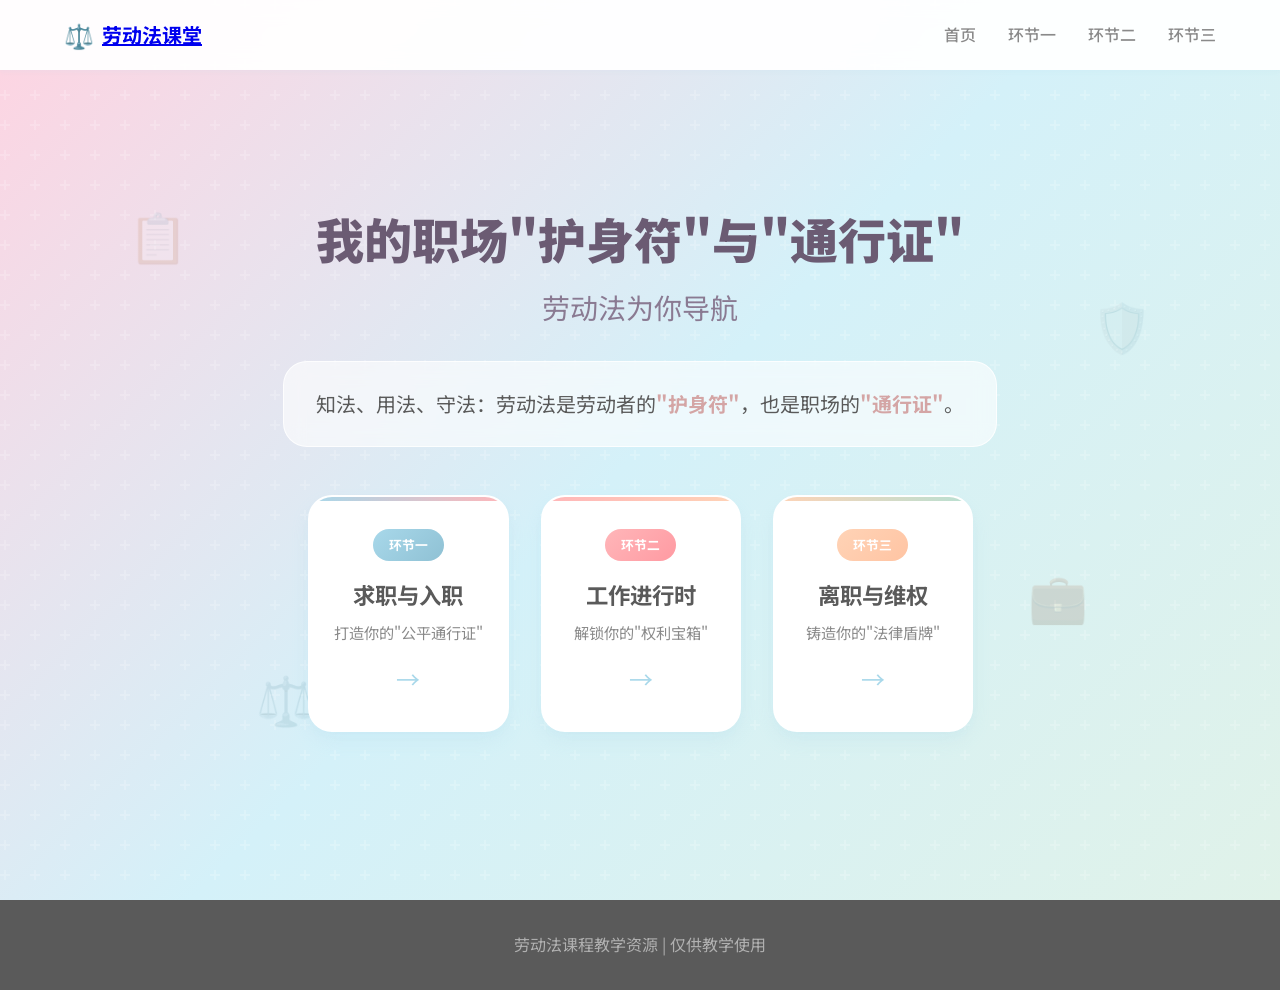
<file: index.html>
<!DOCTYPE html>
<html lang="zh-CN">
<head>
    <meta charset="UTF-8">
    <meta name="viewport" content="width=device-width, initial-scale=1.0">
    <title>我的职场"护身符"与"通行证"——劳动法为你导航</title>
    <link rel="stylesheet" href="styles.css">
    <link href="https://fonts.googleapis.com/css2?family=Noto+Sans+SC:wght@300;400;500;700;900&display=swap" rel="stylesheet">
</head>
<body>
    <!-- 导航栏 -->
    <nav class="navbar">
        <div class="nav-container">
            <div class="nav-logo">
                <span class="logo-icon">⚖️</span>
                <span class="logo-text"><a href="index.html">劳动法课堂</a></span>
            </div>
            <ul class="nav-menu">
                <li><a href="index.html" class="nav-link active">首页</a></li>
                <li><a href="section1.html" class="nav-link">环节一</a></li>
                <li><a href="section2.html" class="nav-link">环节二</a></li>
                <li><a href="section3.html" class="nav-link">环节三</a></li>
            </ul>
            <div class="hamburger">
                <span class="bar"></span>
                <span class="bar"></span>
                <span class="bar"></span>
            </div>
        </div>
    </nav>

    <!-- 头部区域 -->
    <header class="hero">
        <div class="hero-content">
            <h1 class="hero-title">我的职场"护身符"与"通行证"</h1>
            <p class="hero-subtitle">劳动法为你导航</p>
            <div class="hero-message">
                <p>知法、用法、守法：劳动法是劳动者的<span class="highlight">"护身符"</span>，也是职场的<span class="highlight">"通行证"</span>。</p>
            </div>
            
            <!-- 三个环节导航 -->
            <div class="sections-nav">
                <a href="section1.html" class="section-nav-card">
                    <span class="section-nav-badge">环节一</span>
                    <h3>求职与入职</h3>
                    <p>打造你的"公平通行证"</p>
                    <span class="section-nav-arrow">→</span>
                </a>
                
                <a href="section2.html" class="section-nav-card">
                    <span class="section-nav-badge">环节二</span>
                    <h3>工作进行时</h3>
                    <p>解锁你的"权利宝箱"</p>
                    <span class="section-nav-arrow">→</span>
                </a>
                
                <a href="section3.html" class="section-nav-card">
                    <span class="section-nav-badge">环节三</span>
                    <h3>离职与维权</h3>
                    <p>铸造你的"法律盾牌"</p>
                    <span class="section-nav-arrow">→</span>
                </a>
            </div>
        </div>
        <div class="hero-decoration">
            <div class="floating-icon">📋</div>
            <div class="floating-icon">💼</div>
            <div class="floating-icon">⚖️</div>
            <div class="floating-icon">🛡️</div>
        </div>
    </header>

    <!-- 页脚 -->
    <footer class="footer">
        <div class="container">
            <p>劳动法课程教学资源 | 仅供教学使用</p>
        </div>
    </footer>

    <script>
        // 移动端菜单切换
        const hamburger = document.querySelector('.hamburger');
        const navMenu = document.querySelector('.nav-menu');
        
        hamburger?.addEventListener('click', () => {
            navMenu.classList.toggle('active');
        });
    </script>
</body>
</html>
</file>
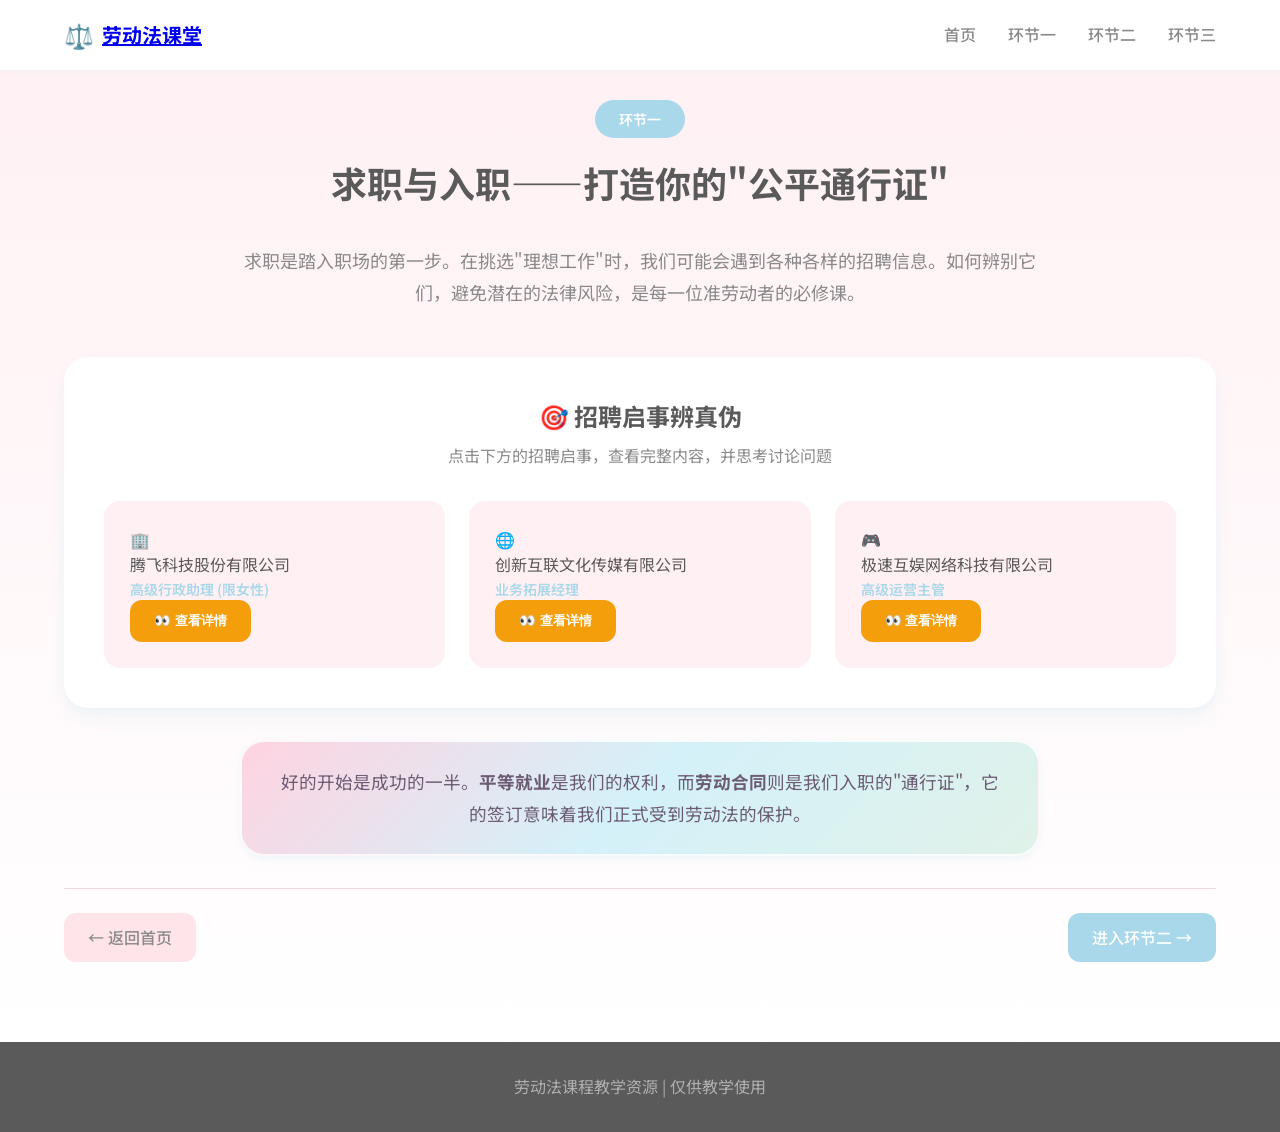
<file: section1.html>
<!DOCTYPE html>
<html lang="zh-CN">
<head>
    <meta charset="UTF-8">
    <meta name="viewport" content="width=device-width, initial-scale=1.0">
    <title>环节一：求职与入职 - 劳动法课程</title>
    <link rel="stylesheet" href="styles.css">
    <link href="https://fonts.googleapis.com/css2?family=Noto+Sans+SC:wght@300;400;500;700;900&display=swap" rel="stylesheet">
</head>
<body>
    <!-- 导航栏 -->
    <nav class="navbar">
        <div class="nav-container">
            <div class="nav-logo">
                <span class="logo-icon">⚖️</span>
                <span class="logo-text"><a href="index.html">劳动法课堂</a></span>
            </div>
            <ul class="nav-menu">
                <li><a href="index.html" class="nav-link">首页</a></li>
                <li><a href="section1.html" class="nav-link active">环节一</a></li>
                <li><a href="section2.html" class="nav-link">环节二</a></li>
                <li><a href="section3.html" class="nav-link">环节三</a></li>
            </ul>
            <div class="hamburger">
                <span class="bar"></span>
                <span class="bar"></span>
                <span class="bar"></span>
            </div>
        </div>
    </nav>

    <!-- 环节一 -->
    <section id="section1" class="section section-one" style="padding-top: 100px;">
        <div class="container">
            <div class="section-header">
                <span class="section-badge">环节一</span>
                <h2 class="section-title">求职与入职——打造你的"公平通行证"</h2>
            </div>
            
            <div class="section-intro">
                <p>求职是踏入职场的第一步。在挑选"理想工作"时，我们可能会遇到各种各样的招聘信息。如何辨别它们，避免潜在的法律风险，是每一位准劳动者的必修课。</p>
            </div>

            <div class="activity-container">
                <h3 class="activity-title">🎯 招聘启事辨真伪</h3>
                <p class="activity-desc">点击下方的招聘启事，查看完整内容，并思考讨论问题</p>

                <div class="job-cards-grid" id="jobCards">
                    <!-- 由 JavaScript 动态生成 -->
                </div>

                <!-- 招聘启事详情弹窗 -->
                <div class="job-modal" id="jobModal">
                    <div class="modal-content">
                        <span class="modal-close">&times;</span>
                        <div class="modal-body" id="jobDetail">
                            <!-- 动态内容 -->
                        </div>
                    </div>
                </div>
            </div>

            <div class="section-summary">
                <div class="summary-box">
                    <p>好的开始是成功的一半。<strong>平等就业</strong>是我们的权利，而<strong>劳动合同</strong>则是我们入职的"通行证"，它的签订意味着我们正式受到劳动法的保护。</p>
                </div>
            </div>

            <div class="section-nav">
                <a href="index.html" class="nav-prev">← 返回首页</a>
                <a href="section2.html" class="nav-next">进入环节二 →</a>
            </div>
        </div>
    </section>

    <!-- 页脚 -->
    <footer class="footer">
        <div class="container">
            <p>劳动法课程教学资源 | 仅供教学使用</p>
        </div>
    </footer>

    <script src="script.js"></script>
</body>
</html>
</file>
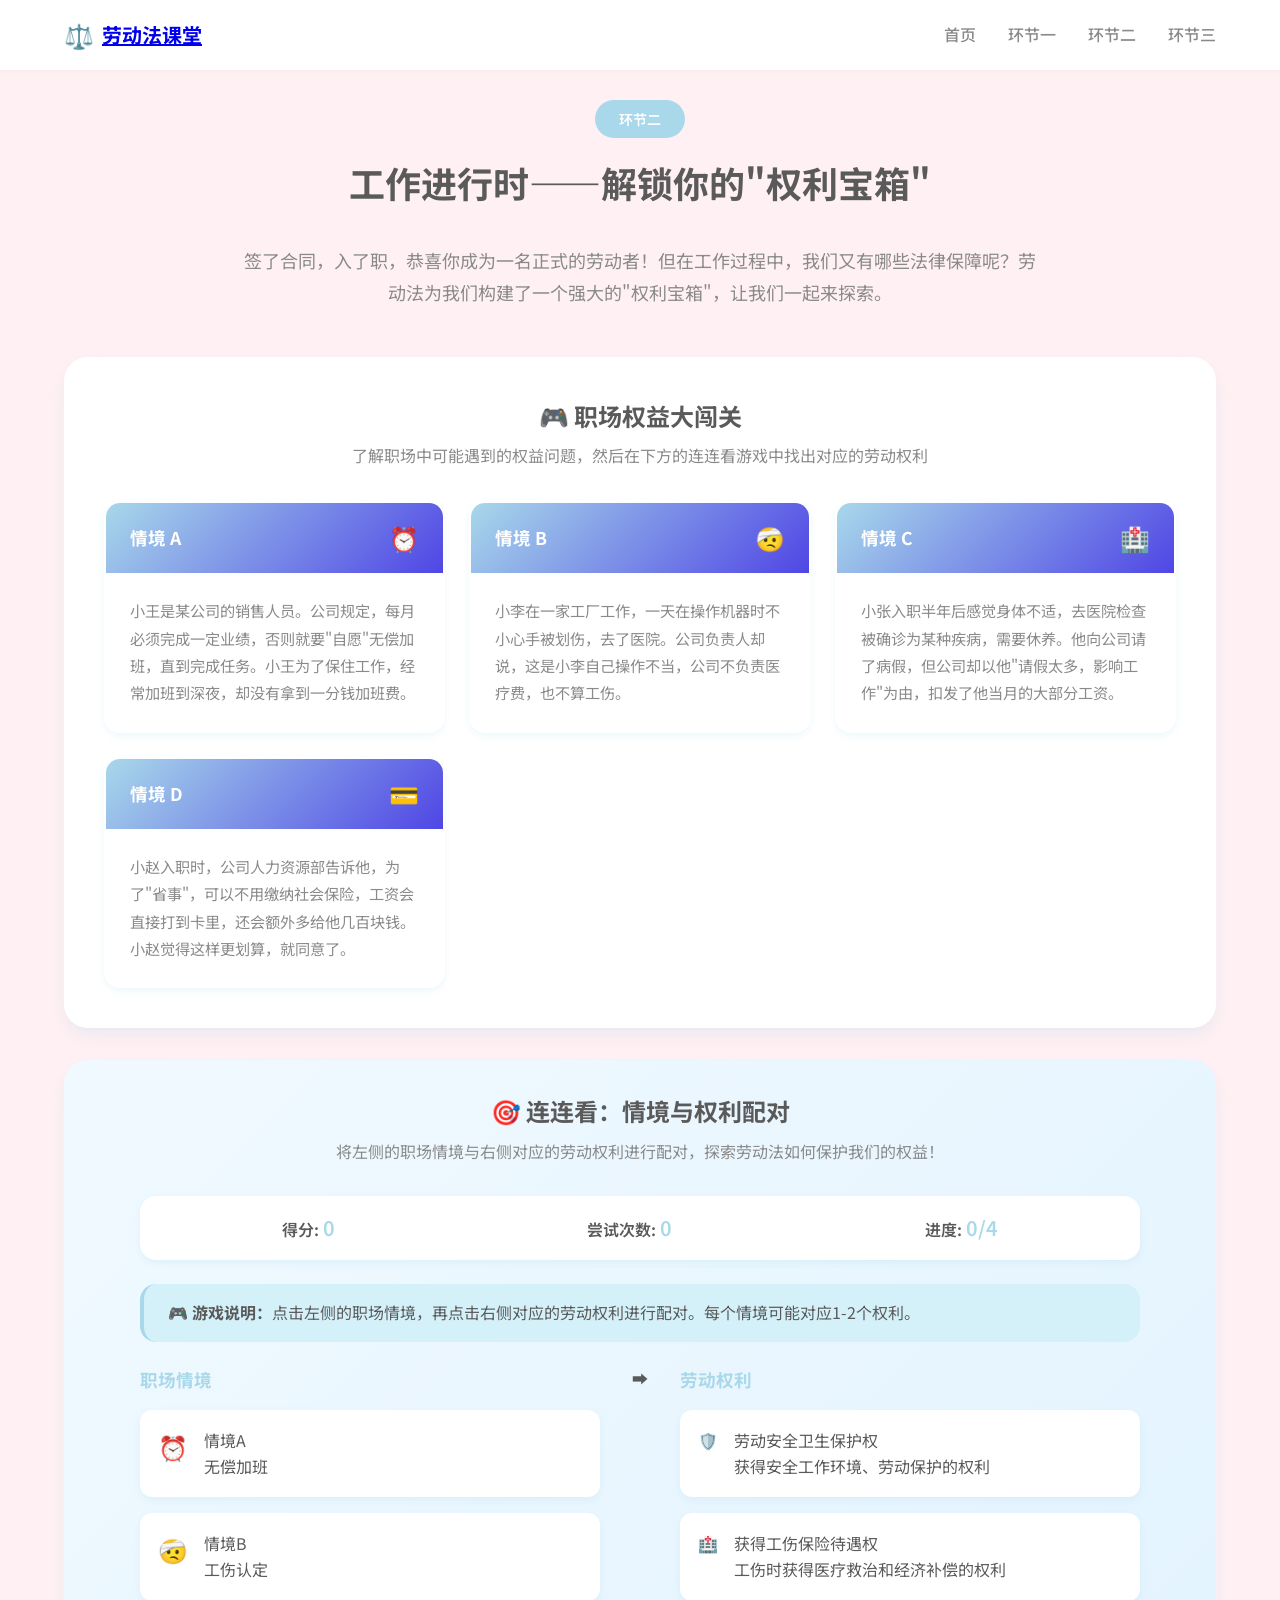
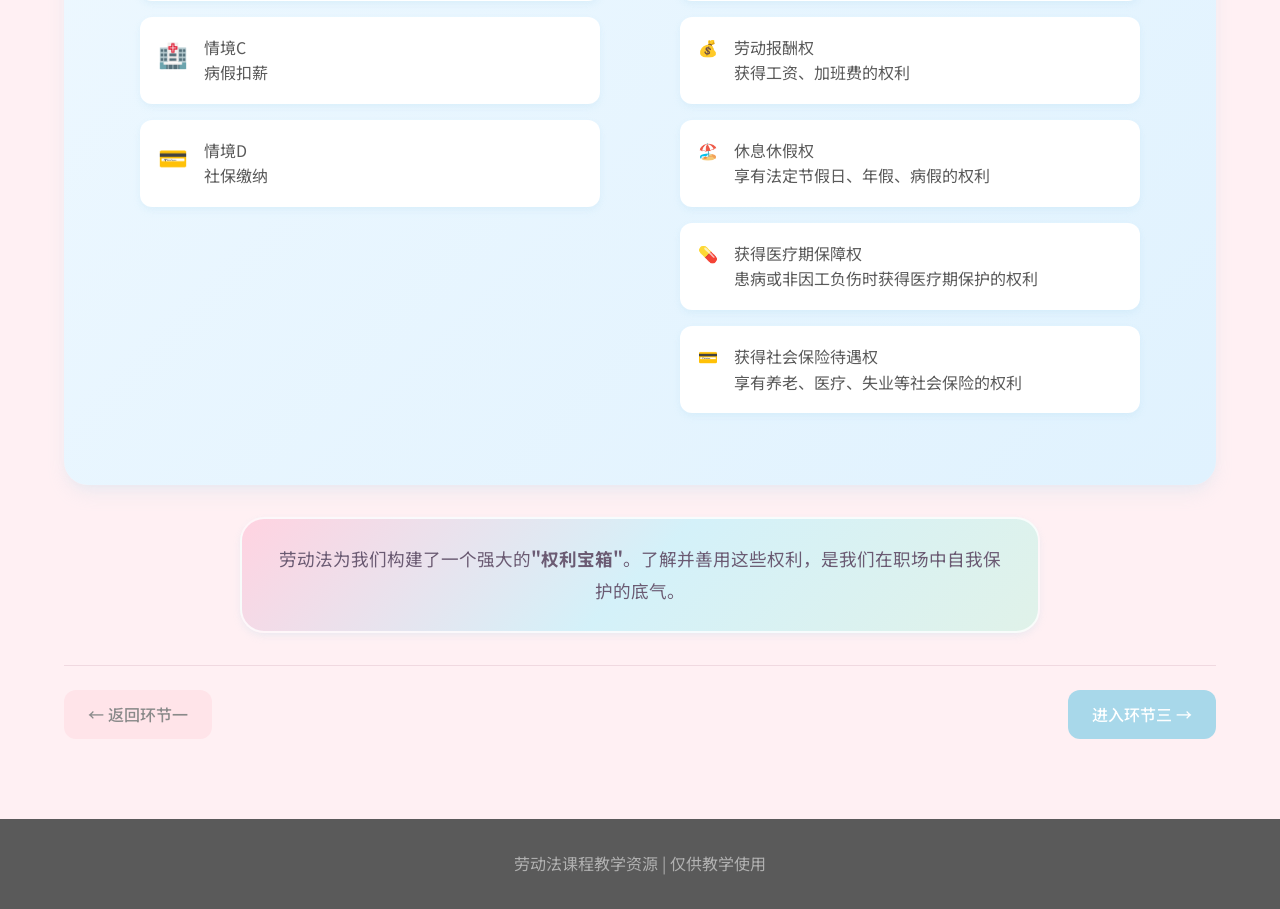
<file: section2.html>
<!DOCTYPE html>
<html lang="zh-CN">
<head>
    <meta charset="UTF-8">
    <meta name="viewport" content="width=device-width, initial-scale=1.0">
    <title>环节二：工作进行时 - 劳动法课程</title>
    <link rel="stylesheet" href="styles.css">
    <link href="https://fonts.googleapis.com/css2?family=Noto+Sans+SC:wght@300;400;500;700;900&display=swap" rel="stylesheet">
</head>
<body>
    <!-- 导航栏 -->
    <nav class="navbar">
        <div class="nav-container">
            <div class="nav-logo">
                <span class="logo-icon">⚖️</span>
                <span class="logo-text"><a href="index.html">劳动法课堂</a></span>
            </div>
            <ul class="nav-menu">
                <li><a href="index.html" class="nav-link">首页</a></li>
                <li><a href="section1.html" class="nav-link">环节一</a></li>
                <li><a href="section2.html" class="nav-link active">环节二</a></li>
                <li><a href="section3.html" class="nav-link">环节三</a></li>
            </ul>
            <div class="hamburger">
                <span class="bar"></span>
                <span class="bar"></span>
                <span class="bar"></span>
            </div>
        </div>
    </nav>

    <!-- 环节二 -->
    <section id="section2" class="section section-two" style="padding-top: 100px;">
        <div class="container">
            <div class="section-header">
                <span class="section-badge">环节二</span>
                <h2 class="section-title">工作进行时——解锁你的"权利宝箱"</h2>
            </div>
            
            <div class="section-intro">
                <p>签了合同，入了职，恭喜你成为一名正式的劳动者！但在工作过程中，我们又有哪些法律保障呢？劳动法为我们构建了一个强大的"权利宝箱"，让我们一起来探索。</p>
            </div>

            <div class="activity-container">
                <h3 class="activity-title">🎮 职场权益大闯关</h3>
                <p class="activity-desc">了解职场中可能遇到的权益问题，然后在下方的连连看游戏中找出对应的劳动权利</p>

                <div class="scenario-grid">
                    <!-- 情境A -->
                    <div class="scenario-card">
                        <div class="scenario-header">
                            <span class="scenario-label">情境 A</span>
                            <span class="scenario-icon">⏰</span>
                        </div>
                        <div class="scenario-content">
                            <p class="scenario-text">小王是某公司的销售人员。公司规定，每月必须完成一定业绩，否则就要"自愿"无偿加班，直到完成任务。小王为了保住工作，经常加班到深夜，却没有拿到一分钱加班费。</p>
                        </div>
                    </div>

                    <!-- 情境B -->
                    <div class="scenario-card">
                        <div class="scenario-header">
                            <span class="scenario-label">情境 B</span>
                            <span class="scenario-icon">🤕</span>
                        </div>
                        <div class="scenario-content">
                            <p class="scenario-text">小李在一家工厂工作，一天在操作机器时不小心手被划伤，去了医院。公司负责人却说，这是小李自己操作不当，公司不负责医疗费，也不算工伤。</p>
                        </div>
                    </div>

                    <!-- 情境C -->
                    <div class="scenario-card">
                        <div class="scenario-header">
                            <span class="scenario-label">情境 C</span>
                            <span class="scenario-icon">🏥</span>
                        </div>
                        <div class="scenario-content">
                            <p class="scenario-text">小张入职半年后感觉身体不适，去医院检查被确诊为某种疾病，需要休养。他向公司请了病假，但公司却以他"请假太多，影响工作"为由，扣发了他当月的大部分工资。</p>
                        </div>
                    </div>

                    <!-- 情境D -->
                    <div class="scenario-card">
                        <div class="scenario-header">
                            <span class="scenario-label">情境 D</span>
                            <span class="scenario-icon">💳</span>
                        </div>
                        <div class="scenario-content">
                            <p class="scenario-text">小赵入职时，公司人力资源部告诉他，为了"省事"，可以不用缴纳社会保险，工资会直接打到卡里，还会额外多给他几百块钱。小赵觉得这样更划算，就同意了。</p>
                        </div>
                    </div>
                </div>

            </div>

            <!-- 连连看配对游戏 -->
            <div class="activity-container matching-game-wrapper">
                <h3 class="activity-title">🎯 连连看：情境与权利配对</h3>
                <p class="activity-desc">将左侧的职场情境与右侧对应的劳动权利进行配对，探索劳动法如何保护我们的权益！</p>
                
                <div id="matchingGame">
                    <!-- 游戏内容由 JavaScript 动态生成 -->
                </div>
            </div>

            <div class="section-summary">
                <div class="summary-box">
                    <p>劳动法为我们构建了一个强大的<strong>"权利宝箱"</strong>。了解并善用这些权利，是我们在职场中自我保护的底气。</p>
                </div>
            </div>

            <div class="section-nav">
                <a href="section1.html" class="nav-prev">← 返回环节一</a>
                <a href="section3.html" class="nav-next">进入环节三 →</a>
            </div>
        </div>
    </section>

    <!-- 页脚 -->
    <footer class="footer">
        <div class="container">
            <p>劳动法课程教学资源 | 仅供教学使用</p>
        </div>
    </footer>

    <script src="script.js"></script>
</body>
</html>
</file>
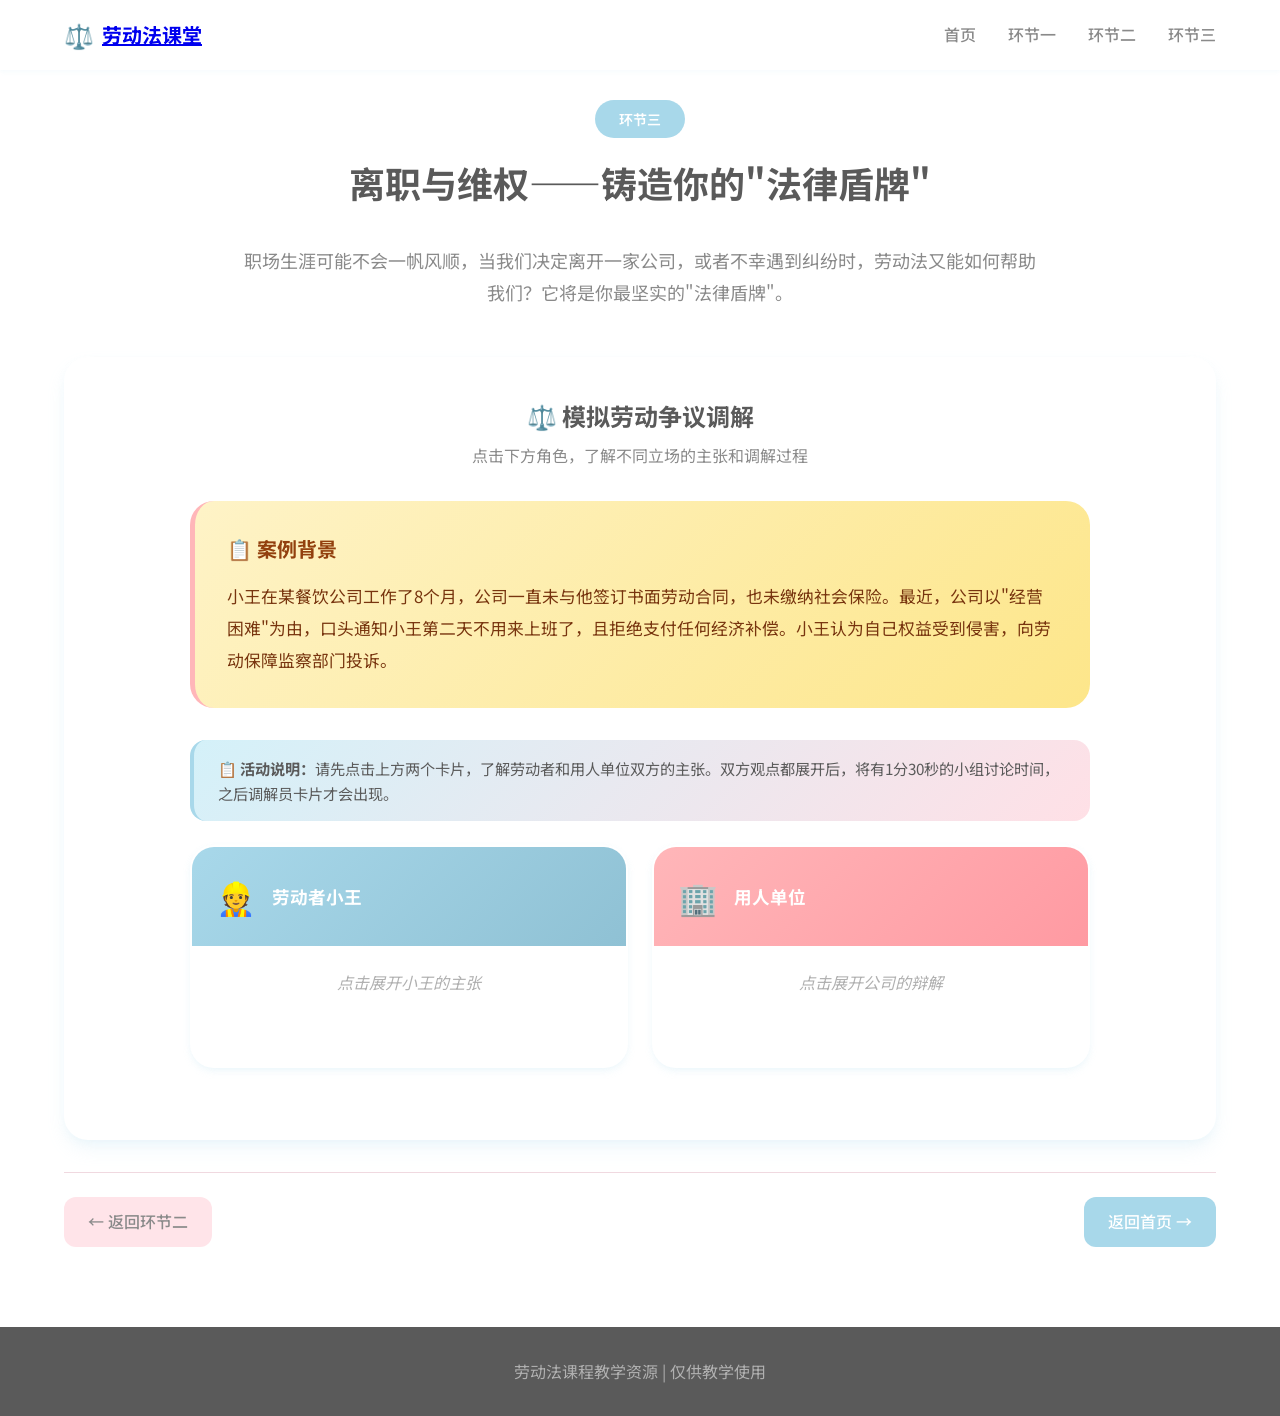
<file: section3.html>
<!DOCTYPE html>
<html lang="zh-CN">
<head>
    <meta charset="UTF-8">
    <meta name="viewport" content="width=device-width, initial-scale=1.0">
    <title>环节三：离职与维权 - 劳动法课程</title>
    <link rel="stylesheet" href="styles.css">
    <link href="https://fonts.googleapis.com/css2?family=Noto+Sans+SC:wght@300;400;500;700;900&display=swap" rel="stylesheet">
</head>
<body>
    <!-- 导航栏 -->
    <nav class="navbar">
        <div class="nav-container">
            <div class="nav-logo">
                <span class="logo-icon">⚖️</span>
                <span class="logo-text"><a href="index.html">劳动法课堂</a></span>
            </div>
            <ul class="nav-menu">
                <li><a href="index.html" class="nav-link">首页</a></li>
                <li><a href="section1.html" class="nav-link">环节一</a></li>
                <li><a href="section2.html" class="nav-link">环节二</a></li>
                <li><a href="section3.html" class="nav-link active">环节三</a></li>
            </ul>
            <div class="hamburger">
                <span class="bar"></span>
                <span class="bar"></span>
                <span class="bar"></span>
            </div>
        </div>
    </nav>

    <!-- 环节三 -->
    <section id="section3" class="section section-three" style="padding-top: 100px;">
        <div class="container">
            <div class="section-header">
                <span class="section-badge">环节三</span>
                <h2 class="section-title">离职与维权——铸造你的"法律盾牌"</h2>
            </div>
            
            <div class="section-intro">
                <p>职场生涯可能不会一帆风顺，当我们决定离开一家公司，或者不幸遇到纠纷时，劳动法又能如何帮助我们？它将是你最坚实的"法律盾牌"。</p>
            </div>

            <div class="activity-container">
                <h3 class="activity-title">⚖️ 模拟劳动争议调解</h3>
                <p class="activity-desc">点击下方角色，了解不同立场的主张和调解过程</p>

                <div class="mediation-case">
                    <div class="case-background">
                        <h4>📋 案例背景</h4>
                        <p>小王在某餐饮公司工作了8个月，公司一直未与他签订书面劳动合同，也未缴纳社会保险。最近，公司以"经营困难"为由，口头通知小王第二天不用来上班了，且拒绝支付任何经济补偿。小王认为自己权益受到侵害，向劳动保障监察部门投诉。</p>
                    </div>

                    <div class="activity-instruction">
                        <p>📋 <strong>活动说明：</strong>请先点击上方两个卡片，了解劳动者和用人单位双方的主张。双方观点都展开后，将有1分30秒的小组讨论时间，之后调解员卡片才会出现。</p>
                    </div>

                    <div class="mediation-roles">
                        <div class="role-card" data-role="worker">
                            <div class="role-header worker-role">
                                <span class="role-icon">👷</span>
                                <h4>劳动者小王</h4>
                            </div>
                            <div class="role-content" id="workerContent">
                                <p class="role-intro">点击展开小王的主张</p>
                            </div>
                        </div>

                        <div class="role-card" data-role="company">
                            <div class="role-header company-role">
                                <span class="role-icon">🏢</span>
                                <h4>用人单位</h4>
                            </div>
                            <div class="role-content" id="companyContent">
                                <p class="role-intro">点击展开公司的辩解</p>
                            </div>
                        </div>

                        <div class="role-card" data-role="mediator" id="mediatorCard" style="display: none;">
                            <div class="role-header mediator-role">
                                <span class="role-icon">⚖️</span>
                                <h4>劳动保障监察员</h4>
                            </div>
                            <div class="role-content" id="mediatorContent">
                                <p class="role-intro">点击展开调解意见</p>
                            </div>
                        </div>
                    </div>

                    <div class="discussion-timer" id="discussionTimer" style="display: none;">
                        <div class="timer-display">
                            <span class="timer-icon">⏱️</span>
                            <span class="timer-text">小组讨论时间</span>
                            <span class="timer-countdown" id="timerCountdown">01:30</span>
                        </div>
                        <p class="timer-hint">请结合双方观点，讨论：1. 谁的主张更有道理？ 2. 法律会支持哪一方？</p>
                    </div>


                </div>
            </div>

            <div class="section-nav">
                <a href="section2.html" class="nav-prev">← 返回环节二</a>
                <a href="index.html" class="nav-next">返回首页 →</a>
            </div>
        </div>
    </section>

    <!-- 页脚 -->
    <footer class="footer">
        <div class="container">
            <p>劳动法课程教学资源 | 仅供教学使用</p>
        </div>
    </footer>

    <script src="script.js"></script>
</body>
</html>
</file>
<file: styles.css>
/* ===== CSS Variables - Macaron Theme ===== */
:root {
    /* Macaron Colors */
    --primary-color: #a8d8ea;
    --primary-dark: #8fc1d4;
    --primary-light: #d4f1f9;
    --secondary-color: #ffb6b9;
    --secondary-light: #ffe0e6;
    --success-color: #b8e0d2;
    --success-light: #e0f2e9;
    --danger-color: #ffaaa5;
    --danger-light: #ffd3d0;
    --warning-color: #ffd3b6;
    --warning-light: #ffe8d6;
    --accent-color: #d4a5a5;
    --accent-light: #f0d9d9;
    
    /* Text Colors */
    --text-primary: #5a5a5a;
    --text-secondary: #8a8a8a;
    --text-light: #b0b0b0;
    
    /* Background Colors */
    --bg-primary: #fff9f9;
    --bg-secondary: #fff0f3;
    --bg-tertiary: #ffe4e9;
    --border-color: #f0d9e0;
    
    /* Shadows - Softer for macaron theme */
    --shadow-sm: 0 2px 4px 0 rgba(168, 216, 234, 0.1);
    --shadow-md: 0 4px 8px -1px rgba(168, 216, 234, 0.15), 0 2px 6px -1px rgba(168, 216, 234, 0.1);
    --shadow-lg: 0 10px 20px -3px rgba(168, 216, 234, 0.2), 0 4px 10px -2px rgba(168, 216, 234, 0.1);
    --shadow-xl: 0 20px 30px -5px rgba(168, 216, 234, 0.25), 0 10px 15px -5px rgba(168, 216, 234, 0.15);
    
    /* Radius - More rounded for macaron theme */
    --radius-sm: 0.5rem;
    --radius-md: 0.75rem;
    --radius-lg: 1rem;
    --radius-xl: 1.5rem;
    
    /* Transitions */
    --transition-fast: 150ms ease;
    --transition-normal: 250ms ease;
    --transition-slow: 350ms ease;
}

/* ===== Reset & Base ===== */
*, *::before, *::after {
    box-sizing: border-box;
    margin: 0;
    padding: 0;
}

html {
    scroll-behavior: smooth;
    font-size: 16px;
}

body {
    font-family: 'Noto Sans SC', -apple-system, BlinkMacSystemFont, 'Segoe UI', Roboto, sans-serif;
    line-height: 1.6;
    color: var(--text-primary);
    background-color: var(--bg-primary);
    overflow-x: hidden;
}

.container {
    max-width: 1200px;
    margin: 0 auto;
    padding: 0 1.5rem;
}

/* ===== Navigation ===== */
.navbar {
    position: fixed;
    top: 0;
    left: 0;
    right: 0;
    background: rgba(255, 255, 255, 0.95);
    backdrop-filter: blur(10px);
    box-shadow: var(--shadow-sm);
    z-index: 1000;
    transition: var(--transition-normal);
}

.nav-container {
    max-width: 1200px;
    margin: 0 auto;
    padding: 0 1.5rem;
    display: flex;
    justify-content: space-between;
    align-items: center;
    height: 70px;
}

.nav-logo {
    display: flex;
    align-items: center;
    gap: 0.5rem;
    font-weight: 700;
    font-size: 1.25rem;
    color: var(--primary-color);
}

.logo-icon {
    font-size: 1.5rem;
}

.nav-menu {
    display: flex;
    list-style: none;
    gap: 2rem;
}

.nav-link {
    text-decoration: none;
    color: var(--text-secondary);
    font-weight: 500;
    transition: var(--transition-fast);
    position: relative;
}

.nav-link::after {
    content: '';
    position: absolute;
    bottom: -4px;
    left: 0;
    width: 0;
    height: 2px;
    background: var(--primary-color);
    transition: var(--transition-fast);
}

.nav-link:hover {
    color: var(--primary-color);
}

.nav-link:hover::after {
    width: 100%;
}

.hamburger {
    display: none;
    cursor: pointer;
}

.bar {
    display: block;
    width: 25px;
    height: 3px;
    margin: 5px auto;
    background-color: var(--text-primary);
    border-radius: 3px;
    transition: var(--transition-fast);
}

/* ===== Hero Section ===== */
.hero {
    min-height: 100vh;
    display: flex;
    align-items: center;
    justify-content: center;
    background: linear-gradient(135deg, #ffd3e1 0%, #d4f1f9 50%, #e0f2e9 100%);
    position: relative;
    overflow: hidden;
    padding: 6rem 1.5rem 4rem;
}

.hero::before {
    content: '';
    position: absolute;
    top: 0;
    left: 0;
    right: 0;
    bottom: 0;
    background: url("data:image/svg+xml,%3Csvg width='60' height='60' viewBox='0 0 60 60' xmlns='http://www.w3.org/2000/svg'%3E%3Cg fill='none' fill-rule='evenodd'%3E%3Cg fill='%23ffffff' fill-opacity='0.3'%3E%3Cpath d='M36 34v-4h-2v4h-4v2h4v4h2v-4h4v-2h-4zm0-30V0h-2v4h-4v2h4v4h2V6h4V4h-4zM6 34v-4H4v4H0v2h4v4h2v-4h4v-2H6zM6 4V0H4v4H0v2h4v4h2V6h4V4H6z'/%3E%3C/g%3E%3C/g%3E%3C/svg%3E");
    opacity: 0.6;
}

.hero-content {
    text-align: center;
    color: var(--text-primary);
    z-index: 1;
    max-width: 800px;
}

.hero-title {
    font-size: 3rem;
    font-weight: 900;
    margin-bottom: 0.5rem;
    color: #6b5b73;
    animation: fadeInUp 0.8s ease;
}

.hero-subtitle {
    font-size: 1.75rem;
    font-weight: 400;
    margin-bottom: 2rem;
    color: #8a7a92;
    animation: fadeInUp 0.8s ease 0.2s both;
}

.hero-message {
    background: rgba(255, 255, 255, 0.6);
    backdrop-filter: blur(10px);
    border-radius: var(--radius-xl);
    padding: 1.5rem 2rem;
    margin-bottom: 2rem;
    border: 1px solid rgba(255, 255, 255, 0.8);
    animation: fadeInUp 0.8s ease 0.4s both;
}

.hero-message p {
    font-size: 1.25rem;
    line-height: 1.8;
    color: var(--text-primary);
}

.hero-message .highlight {
    color: #d4a5a5;
    font-weight: 700;
}

.cta-button {
    display: inline-block;
    background: linear-gradient(135deg, #ffb6b9 0%, #ffd3e1 100%);
    color: white;
    padding: 1rem 2.5rem;
    border-radius: 50px;
    text-decoration: none;
    font-weight: 700;
    font-size: 1.1rem;
    box-shadow: var(--shadow-lg);
    transition: var(--transition-normal);
    animation: fadeInUp 0.8s ease 0.6s both;
}

.cta-button:hover {
    transform: translateY(-3px);
    box-shadow: var(--shadow-xl);
    background: linear-gradient(135deg, #ffd3e1 0%, #ffb6b9 100%);
}

.hero-quick-nav {
    margin-top: 1.5rem;
    display: flex;
    align-items: center;
    justify-content: center;
    gap: 0.75rem;
    flex-wrap: wrap;
    animation: fadeInUp 0.8s ease 0.8s both;
}

.quick-nav-link {
    padding: 0.5rem 1.25rem;
    background: rgba(255, 255, 255, 0.7);
    border: 2px solid rgba(255, 182, 185, 0.5);
    border-radius: 50px;
    color: #8a7a92;
    text-decoration: none;
    font-size: 0.9rem;
    font-weight: 600;
    transition: var(--transition-fast);
}

.quick-nav-link:hover {
    background: rgba(255, 255, 255, 0.9);
    border-color: #ffb6b9;
    color: #6b5b73;
    transform: translateY(-2px);
}

.hero-decoration {
    position: absolute;
    width: 100%;
    height: 100%;
    pointer-events: none;
}

.floating-icon {
    position: absolute;
    font-size: 3rem;
    opacity: 0.15;
    animation: float 6s ease-in-out infinite;
}

.floating-icon:nth-child(1) { top: 20%; left: 10%; animation-delay: 0s; }
.floating-icon:nth-child(2) { top: 60%; right: 15%; animation-delay: 1.5s; }
.floating-icon:nth-child(3) { bottom: 20%; left: 20%; animation-delay: 3s; }
.floating-icon:nth-child(4) { top: 30%; right: 10%; animation-delay: 4.5s; }

/* ===== Section Styles ===== */
.section {
    padding: 5rem 0;
}

.section-title {
    font-size: 2.25rem;
    font-weight: 700;
    text-align: center;
    margin-bottom: 1rem;
    color: var(--text-primary);
}

.section-header {
    text-align: center;
    margin-bottom: 2rem;
}

.section-badge {
    display: inline-block;
    background: var(--primary-color);
    color: white;
    padding: 0.5rem 1.5rem;
    border-radius: 50px;
    font-weight: 600;
    font-size: 0.875rem;
    margin-bottom: 1rem;
}

.section-intro {
    max-width: 800px;
    margin: 0 auto 3rem;
    text-align: center;
    font-size: 1.125rem;
    color: var(--text-secondary);
    line-height: 1.8;
}

/* ===== Intro Section ===== */
.intro-section {
    background: var(--bg-secondary);
}

.intro-content {
    max-width: 1000px;
    margin: 0 auto;
}

.lead-text {
    font-size: 1.25rem;
    text-align: center;
    color: var(--text-primary);
    margin-bottom: 3rem;
    line-height: 1.9;
}

.intro-visual {
    display: grid;
    grid-template-columns: 1fr auto 1fr;
    gap: 2rem;
    align-items: center;
    margin-bottom: 3rem;
}

.visual-card {
    background: white;
    border-radius: var(--radius-xl);
    padding: 2rem;
    box-shadow: var(--shadow-lg);
    text-align: center;
    transition: var(--transition-normal);
}

.visual-card:hover {
    transform: translateY(-5px);
    box-shadow: var(--shadow-xl);
}

.visual-icon {
    font-size: 3rem;
    margin-bottom: 1rem;
}

.visual-card h3 {
    font-size: 1.5rem;
    margin-bottom: 1rem;
    color: var(--text-primary);
}

.visual-card.dream {
    border-top: 4px solid var(--success-color);
}

.dream-items {
    display: flex;
    flex-wrap: wrap;
    gap: 0.5rem;
    justify-content: center;
    margin-top: 1.5rem;
}

.dream-items span {
    background: var(--success-light);
    color: var(--success-color);
    padding: 0.5rem 1rem;
    border-radius: 50px;
    font-size: 0.875rem;
    font-weight: 500;
}

.visual-card.challenges {
    border-top: 4px solid var(--danger-color);
}

.challenge-items {
    display: flex;
    flex-direction: column;
    gap: 0.75rem;
    margin-top: 1.5rem;
}

.challenge-item {
    display: flex;
    align-items: center;
    gap: 0.75rem;
    padding: 0.75rem 1rem;
    background: var(--danger-light);
    border-radius: var(--radius-md);
    cursor: pointer;
    transition: var(--transition-fast);
}

.challenge-item:hover {
    background: #fecaca;
    transform: translateX(5px);
}

.challenge-icon {
    font-size: 1.25rem;
}

.vs-divider {
    font-size: 1.5rem;
    font-weight: 700;
    color: var(--text-light);
}

.challenge-popup {
    display: none;
    position: fixed;
    top: 0;
    left: 0;
    right: 0;
    bottom: 0;
    background: rgba(0, 0, 0, 0.5);
    z-index: 2000;
    justify-content: center;
    align-items: center;
    padding: 1rem;
}

.challenge-popup.active {
    display: flex;
}

.popup-content {
    background: white;
    border-radius: var(--radius-xl);
    padding: 2rem;
    max-width: 500px;
    width: 100%;
    position: relative;
    animation: popupIn 0.3s ease;
}

.popup-close {
    position: absolute;
    top: 1rem;
    right: 1rem;
    font-size: 1.5rem;
    cursor: pointer;
    color: var(--text-light);
    transition: var(--transition-fast);
}

.popup-close:hover {
    color: var(--text-primary);
}

.intro-conclusion {
    max-width: 800px;
    margin: 0 auto;
}

.conclusion-box {
    background: linear-gradient(135deg, var(--primary-color), #4f46e5);
    color: white;
    padding: 2rem;
    border-radius: var(--radius-xl);
    text-align: center;
    font-size: 1.125rem;
    line-height: 1.8;
}

.conclusion-box strong {
    color: #fef3c7;
}

/* ===== Activity Container ===== */
.activity-container {
    background: white;
    border-radius: var(--radius-xl);
    padding: 2.5rem;
    box-shadow: var(--shadow-lg);
    margin-bottom: 2rem;
}

.activity-title {
    font-size: 1.5rem;
    text-align: center;
    margin-bottom: 0.5rem;
    color: var(--text-primary);
}

.activity-desc {
    text-align: center;
    color: var(--text-secondary);
    margin-bottom: 2rem;
}

/* ===== Job Cards ===== */
.job-cards-grid {
    display: grid;
    grid-template-columns: repeat(auto-fit, minmax(250px, 1fr));
    gap: 1.5rem;
}

.job-card {
    background: var(--bg-secondary);
    border-radius: var(--radius-lg);
    padding: 1.5rem;
    cursor: pointer;
    transition: var(--transition-normal);
    border: 2px solid transparent;
}

.job-card:hover {
    border-color: var(--primary-color);
    transform: translateY(-3px);
    box-shadow: var(--shadow-md);
}

.job-card-header {
    display: flex;
    align-items: center;
    gap: 1rem;
    margin-bottom: 1rem;
}

.company-icon {
    font-size: 2.5rem;
}

.company-info h4 {
    font-size: 1rem;
    color: var(--text-primary);
    margin-bottom: 0.25rem;
}

.job-position {
    font-size: 0.875rem;
    color: var(--primary-color);
    font-weight: 600;
}

.job-card-preview {
    text-align: center;
    padding-top: 1rem;
    border-top: 1px dashed var(--border-color);
}

.preview-tag {
    font-size: 0.875rem;
    color: var(--text-light);
}

/* ===== 找茬游戏样式 ===== */
.game-header,
.game-status-bar {
    display: flex;
    justify-content: space-between;
    align-items: center;
    background: linear-gradient(135deg, var(--primary-color) 0%, var(--secondary-color) 100%);
    margin: -2rem -2rem 1.5rem;
    padding: 1rem 2rem;
    color: white;
    border-radius: var(--radius-xl) var(--radius-xl) 0 0;
}

.game-timer {
    font-size: 1.75rem;
    font-weight: 700;
    font-family: 'Courier New', monospace;
    background: rgba(255, 255, 255, 0.2);
    padding: 0.5rem 1rem;
    border-radius: var(--radius-md);
    min-width: 80px;
    text-align: center;
}

.game-progress {
    font-size: 1rem;
    font-weight: 600;
}

.start-game-btn {
    background: #f59e0b;
    color: white;
    border: none;
    padding: 0.75rem 1.5rem;
    border-radius: var(--radius-md);
    font-weight: 600;
    cursor: pointer;
    transition: var(--transition-fast);
}

.start-game-btn:hover {
    background: #d97706;
    transform: scale(1.05);
}

.game-instruction {
    background: var(--primary-light);
    border-radius: var(--radius-lg);
    padding: 1rem 1.5rem;
    margin-bottom: 1.5rem;
    border-left: 4px solid var(--primary-color);
}

.game-instruction p {
    margin: 0;
    color: var(--text-primary);
}

.clickable-list {
    list-style: none;
    padding: 0;
}

.clickable-item {
    padding: 0.75rem 1rem;
    margin: 0.5rem 0;
    background: var(--bg-secondary);
    border-radius: var(--radius-md);
    cursor: pointer;
    transition: var(--transition-fast);
    display: flex;
    justify-content: space-between;
    align-items: center;
    border: 2px solid transparent;
}

.clickable-item:hover {
    background: var(--primary-light);
    border-color: var(--primary-color);
    transform: translateX(5px);
}

.clickable-item.found-risk {
    background: var(--danger-light);
    border-color: var(--danger-color);
    animation: foundRisk 0.5s ease;
}

.clickable-risk {
    display: inline-flex;
    align-items: center;
    gap: 0.5rem;
    padding: 0.5rem 1rem;
    background: var(--bg-secondary);
    border-radius: var(--radius-md);
    cursor: pointer;
    transition: var(--transition-fast);
    border: 2px solid transparent;
}

.clickable-risk:hover {
    background: var(--primary-light);
    border-color: var(--primary-color);
}

.clickable-risk.found-risk {
    background: var(--danger-light);
    border-color: var(--danger-color);
}

.click-hint {
    font-size: 0.875rem;
    opacity: 0.6;
}

.clickable-item:hover .click-hint,
.clickable-risk:hover .click-hint {
    opacity: 1;
}

@keyframes foundRisk {
    0% { transform: scale(1); }
    50% { transform: scale(1.02); }
    100% { transform: scale(1); }
}

/* Toast 提示 */
.game-toast {
    position: fixed;
    top: 100px;
    left: 50%;
    transform: translateX(-50%) translateY(-20px);
    background: white;
    padding: 1rem 2rem;
    border-radius: var(--radius-lg);
    box-shadow: var(--shadow-xl);
    z-index: 3000;
    opacity: 0;
    transition: all 0.3s ease;
    font-weight: 500;
}

.game-toast.show {
    opacity: 1;
    transform: translateX(-50%) translateY(0);
}

.game-toast.success {
    border-left: 4px solid var(--success-color);
    color: var(--success-color);
}

.game-toast.error {
    border-left: 4px solid var(--danger-color);
    color: var(--danger-color);
}

.game-toast.info {
    border-left: 4px solid var(--primary-color);
    color: var(--primary-color);
}

/* 风险分析框 */
.risk-analysis {
    margin-top: 1.5rem;
}

.risk-found-box {
    background: var(--danger-light);
    border: 2px solid var(--danger-color);
    border-radius: var(--radius-lg);
    padding: 1.5rem;
    animation: fadeIn 0.3s ease;
}

.risk-found-box h5 {
    color: var(--danger-color);
    margin-bottom: 1rem;
    font-size: 1.1rem;
}

.risk-found-box p {
    margin-bottom: 0.5rem;
    color: var(--text-primary);
}

/* 游戏结果 */
.game-result {
    margin-top: 1.5rem;
}

.game-result-box {
    background: linear-gradient(135deg, #f9fafb 0%, #f3f4f6 100%);
    border: 2px solid var(--border-color);
    border-radius: var(--radius-xl);
    padding: 2rem;
    text-align: center;
    animation: popupIn 0.4s ease;
}

.game-result-box h3 {
    font-size: 1.75rem;
    margin-bottom: 1.5rem;
    color: var(--text-primary);
}

.result-stats {
    display: flex;
    justify-content: center;
    gap: 2rem;
    margin-bottom: 1.5rem;
}

.stat {
    text-align: center;
}

.stat-value {
    display: block;
    font-size: 2.5rem;
    font-weight: 700;
    color: var(--primary-color);
}

.stat-label {
    font-size: 0.875rem;
    color: var(--text-secondary);
}

.missed-risks {
    background: white;
    border-radius: var(--radius-lg);
    padding: 1.5rem;
    margin: 1.5rem 0;
    text-align: left;
}

.missed-risks h4 {
    color: var(--text-primary);
    margin-bottom: 1rem;
}

.missed-risks ul {
    padding-left: 1.5rem;
}

.missed-risks li {
    margin-bottom: 0.5rem;
    color: var(--text-secondary);
    line-height: 1.6;
}

.restart-btn, .close-game-btn, .close-modal-btn {
    padding: 0.875rem 2rem;
    border: none;
    border-radius: var(--radius-md);
    font-weight: 600;
    cursor: pointer;
    transition: var(--transition-fast);
    margin: 0 0.5rem;
}

.restart-btn {
    background: var(--primary-color);
    color: white;
}

.restart-btn:hover {
    background: var(--primary-dark);
}

.close-game-btn,
.close-modal-btn {
    background: var(--bg-tertiary);
    color: var(--text-secondary);
}

.close-game-btn:hover,
.close-modal-btn:hover {
    background: var(--border-color);
}

.game-controls {
    display: flex;
    justify-content: center;
    gap: 1rem;
    margin-top: 2rem;
    padding-top: 1.5rem;
    border-top: 1px solid var(--border-color);
}

/* ===== 连连看配对游戏样式 ===== */
.matching-game-wrapper {
    background: linear-gradient(135deg, #f0f9ff 0%, #e0f2fe 100%);
    border-radius: var(--radius-xl);
    padding: 2rem;
    margin-top: 2rem;
}

.matching-game-container {
    max-width: 1000px;
    margin: 0 auto;
}

.matching-header {
    display: flex;
    justify-content: space-around;
    margin-bottom: 1.5rem;
    padding: 1rem;
    background: white;
    border-radius: var(--radius-lg);
    box-shadow: var(--shadow-md);
}

.matching-score, .matching-attempts, .matching-progress {
    font-weight: 600;
    color: var(--text-primary);
}

.matching-score span, .matching-attempts span, .matching-progress span {
    color: var(--primary-color);
    font-size: 1.25rem;
}

.matching-instruction {
    background: var(--primary-light);
    border-radius: var(--radius-lg);
    padding: 1rem 1.5rem;
    margin-bottom: 1.5rem;
    border-left: 4px solid var(--primary-color);
}

.matching-instruction p {
    margin: 0;
    color: var(--text-primary);
}

.matching-board {
    display: flex;
    gap: 2rem;
    align-items: stretch;
    margin-bottom: 1.5rem;
}

.scenarios-column, .rights-column {
    flex: 1;
}

.scenarios-column h4, .rights-column h4 {
    margin-bottom: 1rem;
    color: var(--primary-color);
    display: flex;
    align-items: center;
    gap: 0.5rem;
    font-size: 1.1rem;
}

.scenario-match-card, .right-match-card {
    background: white;
    border-radius: var(--radius-md);
    padding: 1rem;
    margin-bottom: 1rem;
    box-shadow: var(--shadow-md);
    cursor: pointer;
    transition: var(--transition-fast);
    border: 2px solid transparent;
    display: flex;
    align-items: flex-start;
    gap: 1rem;
}

.scenario-match-card:hover, .right-match-card:hover {
    transform: translateY(-3px);
    box-shadow: var(--shadow-lg);
    border-color: var(--primary-color);
}

.scenario-match-card.selected, .right-match-card.selected {
    border-color: var(--primary-color);
    background: var(--primary-light);
    transform: scale(1.02);
}

.scenario-match-card.matched, .right-match-card.matched {
    opacity: 0.6;
    cursor: not-allowed;
}

.match-card-icon {
    font-size: 1.5rem;
    padding-top: 0.25rem;
    flex-shrink: 0;
}

.match-card-content {
    flex: 1;
}

.match-card-title {
    font-weight: 600;
    margin-bottom: 0.25rem;
    color: var(--text-primary);
}

.match-card-desc {
    font-size: 0.875rem;
    color: var(--text-secondary);
}

.match-progress {
    font-size: 0.75rem;
    color: var(--primary-color);
    font-weight: 600;
    margin-top: 0.25rem;
    background: var(--primary-light);
    padding: 0.125rem 0.5rem;
    border-radius: var(--radius-sm);
    display: inline-block;
}

.match-check {
    color: var(--success-color);
    font-size: 1.5rem;
    font-weight: bold;
    flex-shrink: 0;
}

.matching-lines {
    display: flex;
    align-items: center;
    justify-content: center;
    width: 80px;
    flex-shrink: 0;
}

.matching-result {
    margin-top: 1.5rem;
}

.match-analysis-box {
    background: var(--success-light);
    border: 2px solid var(--success-color);
    border-radius: var(--radius-lg);
    padding: 1.5rem;
    animation: fadeIn 0.3s ease;
}

.match-analysis-box h5 {
    color: var(--success-color);
    margin-bottom: 1rem;
    font-size: 1.1rem;
}

.match-analysis-box p {
    margin-bottom: 0.5rem;
    color: var(--text-primary);
}

.match-reason {
    margin-top: 0.75rem;
    padding: 0.75rem;
    background: white;
    border-radius: var(--radius-md);
    color: var(--text-secondary);
    font-style: italic;
}

.matching-final-result {
    background: linear-gradient(135deg, #f9fafb 0%, #f3f4f6 100%);
    border: 2px solid var(--border-color);
    border-radius: var(--radius-xl);
    padding: 2rem;
    text-align: center;
    animation: popupIn 0.4s ease;
}

.matching-final-result h3 {
    color: var(--success-color);
    margin-bottom: 1.5rem;
    font-size: 1.5rem;
}

.final-stats {
    display: flex;
    justify-content: center;
    gap: 3rem;
    margin-bottom: 1.5rem;
    flex-wrap: wrap;
}

.final-stat {
    text-align: center;
}

.final-value {
    display: block;
    font-size: 2.5rem;
    font-weight: 700;
    color: var(--primary-color);
}

.final-label {
    color: var(--text-secondary);
    font-size: 0.875rem;
}

.restart-matching-btn {
    background: var(--primary-color);
    color: white;
    border: none;
    padding: 0.875rem 2rem;
    border-radius: var(--radius-md);
    font-weight: 600;
    cursor: pointer;
    transition: var(--transition-fast);
    font-size: 1rem;
}

.restart-matching-btn:hover {
    background: var(--primary-dark);
    transform: translateY(-2px);
    box-shadow: var(--shadow-md);
}

/* ===== Section Navigation ===== */
.section-nav {
    display: flex;
    justify-content: space-between;
    align-items: center;
    margin-top: 2rem;
    padding-top: 1.5rem;
    border-top: 1px solid var(--border-color);
    gap: 1rem;
    flex-wrap: wrap;
}

.nav-prev, .nav-next {
    display: inline-flex;
    align-items: center;
    gap: 0.5rem;
    padding: 0.75rem 1.5rem;
    border-radius: var(--radius-md);
    font-weight: 500;
    text-decoration: none;
    transition: var(--transition-fast);
}

.nav-prev {
    background: var(--bg-tertiary);
    color: var(--text-secondary);
}

.nav-prev:hover {
    background: var(--border-color);
    color: var(--text-primary);
}

.nav-next {
    background: var(--primary-color);
    color: white;
    margin-left: auto;
}

.nav-next:hover {
    background: var(--primary-dark);
    transform: translateX(4px);
}

/* ===== Job Modal ===== */
.job-modal {
    display: none;
    position: fixed;
    top: 0;
    left: 0;
    right: 0;
    bottom: 0;
    background: rgba(0, 0, 0, 0.6);
    z-index: 2000;
    justify-content: center;
    align-items: center;
    padding: 1rem;
    overflow-y: auto;
}

.job-modal.active {
    display: flex;
}

.modal-content {
    background: white;
    border-radius: var(--radius-xl);
    max-width: 700px;
    width: 100%;
    max-height: 90vh;
    overflow-y: auto;
    position: relative;
    animation: popupIn 0.3s ease;
}

.modal-close {
    position: absolute;
    top: 1rem;
    right: 1rem;
    font-size: 1.75rem;
    cursor: pointer;
    color: var(--text-light);
    transition: var(--transition-fast);
    z-index: 10;
    width: 40px;
    height: 40px;
    display: flex;
    align-items: center;
    justify-content: center;
    border-radius: 50%;
}

.modal-close:hover {
    background: var(--bg-tertiary);
    color: var(--text-primary);
}

.modal-body {
    padding: 2rem;
}

.modal-header {
    display: flex;
    align-items: center;
    gap: 1rem;
    margin-bottom: 1.5rem;
    padding-bottom: 1rem;
    border-bottom: 2px solid var(--border-color);
}

.modal-header .company-icon {
    font-size: 3rem;
}

.modal-header h3 {
    font-size: 1.5rem;
    color: var(--text-primary);
}

.modal-header .position {
    color: var(--primary-color);
    font-weight: 600;
}

.job-detail-section,
.job-section {
    margin-bottom: 1.5rem;
}

.job-detail-section h4,
.job-section h4 {
    font-size: 1rem;
    color: var(--primary-color);
    margin-bottom: 0.75rem;
    display: flex;
    align-items: center;
    gap: 0.5rem;
}

.job-detail-section ul,
.job-list {
    list-style: none;
    padding-left: 0;
}

.job-detail-section li,
.job-item {
    padding: 0.75rem 1rem;
    margin-bottom: 0.5rem;
    border-radius: var(--radius-md);
    background: var(--bg-secondary);
    color: var(--text-secondary);
    cursor: pointer;
    transition: var(--transition-fast);
    border: 2px solid transparent;
    position: relative;
}

.job-item:hover {
    background: var(--primary-light);
    border-color: var(--primary-color);
    transform: translateX(5px);
}

.job-item.risky {
    background: var(--danger-light);
    border-color: var(--danger-color);
}

.job-item.risky:hover {
    background: var(--danger-color);
    color: white;
}

.job-item.good {
    background: var(--success-light);
    border-color: var(--success-color);
}

.job-item.good:hover {
    background: var(--success-color);
    color: white;
}

.job-item.found-risk {
    background: var(--success-color);
    color: white;
    border-color: var(--success-color);
    text-decoration: line-through;
    opacity: 0.7;
}

/* 游戏开始前条款不可点击 */
.job-item:not(.clickable) {
    cursor: default;
}

.job-item:not(.clickable):hover {
    background: var(--bg-secondary);
    border-color: transparent;
    transform: none;
}

/* 游戏开始后条款可点击 */
.job-item.clickable {
    cursor: pointer;
}

.job-item.clickable:hover {
    background: var(--primary-light);
    border-color: var(--primary-color);
    transform: translateX(5px);
}

.job-item.clickable.risky-found {
    background: var(--danger-color);
    color: white;
    border-color: var(--danger-color);
}

.job-item.clickable.good-found {
    background: var(--success-color);
    color: white;
    border-color: var(--success-color);
}

.job-detail-section .warning {
    background: var(--danger-light);
    color: var(--danger-color);
    padding: 0.2rem 0.5rem;
    border-radius: var(--radius-sm);
    font-weight: 500;
}

.job-detail-section .success {
    background: var(--success-light);
    color: var(--success-color);
    padding: 0.2rem 0.5rem;
    border-radius: var(--radius-sm);
    font-weight: 500;
}

.discussion-section {
    background: var(--primary-light);
    border-radius: var(--radius-lg);
    padding: 1.5rem;
    margin: 1.5rem 0;
}

.discussion-section h4 {
    color: var(--primary-color);
    margin-bottom: 1rem;
}

.discussion-section ol {
    padding-left: 1.25rem;
}

.discussion-section li {
    margin-bottom: 0.75rem;
    color: var(--text-primary);
}

/* ===== Section One ===== */
.section-one {
    background: linear-gradient(180deg, var(--bg-secondary) 0%, white 100%);
}

.section-summary {
    max-width: 800px;
    margin: 0 auto;
}

.summary-box {
    background: linear-gradient(135deg, #ffd3e1 0%, #d4f1f9 50%, #e0f2e9 100%);
    color: #6b5b73;
    padding: 1.5rem 2rem;
    border-radius: var(--radius-xl);
    text-align: center;
    font-size: 1.1rem;
    line-height: 1.8;
    border: 2px solid rgba(255, 255, 255, 0.8);
    box-shadow: var(--shadow-md);
}

/* ===== Section Two ===== */
.section-two {
    background: var(--bg-secondary);
}

.scenario-grid {
    display: grid;
    grid-template-columns: repeat(auto-fit, minmax(280px, 1fr));
    gap: 1.5rem;
}

.scenario-card {
    background: white;
    border-radius: var(--radius-lg);
    overflow: hidden;
    box-shadow: var(--shadow-md);
    transition: var(--transition-normal);
    border: 2px solid transparent;
}

.scenario-card:hover {
    border-color: var(--primary-color);
    box-shadow: var(--shadow-lg);
}

.scenario-header {
    background: linear-gradient(135deg, var(--primary-color), #4f46e5);
    color: white;
    padding: 1rem 1.5rem;
    display: flex;
    justify-content: space-between;
    align-items: center;
}

.scenario-label {
    font-weight: 700;
    font-size: 1.1rem;
}

.scenario-icon {
    font-size: 1.5rem;
}

.scenario-content {
    padding: 1.5rem;
}

.scenario-text {
    color: var(--text-secondary);
    line-height: 1.8;
    font-size: 0.95rem;
}

/* ===== Section Three ===== */
.section-three {
    background: white;
}

.mediation-case {
    max-width: 900px;
    margin: 0 auto;
}

.case-background {
    background: linear-gradient(135deg, #fef3c7, #fde68a);
    border-radius: var(--radius-xl);
    padding: 2rem;
    margin-bottom: 2rem;
    border-left: 5px solid var(--secondary-color);
}

.case-background h4 {
    color: #92400e;
    margin-bottom: 1rem;
    font-size: 1.25rem;
}

.case-background p {
    color: #78350f;
    line-height: 1.9;
    font-size: 1.05rem;
}

.mediation-roles {
    display: grid;
    grid-template-columns: repeat(auto-fit, minmax(280px, 1fr));
    gap: 1.5rem;
    margin-bottom: 2rem;
}

/* 活动说明 */
.activity-instruction {
    background: linear-gradient(135deg, var(--primary-light), var(--secondary-light));
    border-radius: var(--radius-lg);
    padding: 1rem 1.5rem;
    margin-bottom: 1.5rem;
    border-left: 4px solid var(--primary-color);
}

.activity-instruction p {
    margin: 0;
    color: var(--text-primary);
    font-size: 0.95rem;
    line-height: 1.6;
}

/* 讨论计时器 */
.discussion-timer {
    background: white;
    border-radius: var(--radius-xl);
    padding: 1.5rem;
    margin-top: 1.5rem;
    box-shadow: var(--shadow-md);
    border: 2px solid var(--primary-light);
    animation: fadeIn 0.5s ease;
}

.timer-display {
    display: flex;
    align-items: center;
    justify-content: center;
    gap: 1rem;
    background: linear-gradient(135deg, var(--primary-color), var(--secondary-color));
    color: white;
    padding: 1rem 2rem;
    border-radius: var(--radius-lg);
    margin-bottom: 1rem;
}

.timer-icon {
    font-size: 1.5rem;
}

.timer-text {
    font-size: 1.1rem;
    font-weight: 600;
}

.timer-countdown {
    font-size: 2rem;
    font-weight: 700;
    font-family: 'Courier New', monospace;
    background: rgba(255, 255, 255, 0.2);
    padding: 0.25rem 0.75rem;
    border-radius: var(--radius-md);
    min-width: 80px;
    text-align: center;
}

.timer-hint {
    text-align: center;
    color: var(--text-secondary);
    margin: 0;
    font-size: 0.9rem;
}

.role-card {
    background: white;
    border-radius: var(--radius-xl);
    overflow: hidden;
    box-shadow: var(--shadow-md);
    cursor: pointer;
    transition: var(--transition-normal);
    border: 2px solid transparent;
}

.role-card:hover {
    transform: translateY(-5px);
    box-shadow: var(--shadow-xl);
}

.role-card.active {
    border-color: var(--primary-color);
}

.role-header {
    padding: 1.5rem;
    display: flex;
    align-items: center;
    gap: 1rem;
    color: white;
}

.worker-role {
    background: linear-gradient(135deg, #a8d8ea, #8fc1d4);
}

.company-role {
    background: linear-gradient(135deg, #ffb6b9, #ff9aa2);
}

.mediator-role {
    background: linear-gradient(135deg, #b8e0d2, #9dd3c0);
}

.role-icon {
    font-size: 2rem;
}

.role-header h4 {
    font-size: 1.1rem;
}

.role-content {
    padding: 1.5rem;
    min-height: 120px;
}

.role-intro {
    color: var(--text-light);
    text-align: center;
    font-style: italic;
}

.role-details,
.role-points {
    animation: fadeIn 0.4s ease;
}

.role-points {
    display: flex;
    flex-direction: column;
    gap: 0.75rem;
}

.role-point {
    display: flex;
    align-items: flex-start;
    gap: 0.75rem;
    padding: 0.75rem;
    background: var(--bg-secondary);
    border-radius: var(--radius-md);
}

.role-point .point-number {
    display: flex;
    align-items: center;
    justify-content: center;
    width: 24px;
    height: 24px;
    background: var(--primary-color);
    color: white;
    border-radius: 50%;
    font-size: 0.75rem;
    font-weight: 700;
    flex-shrink: 0;
}

.role-point p {
    margin: 0;
    color: var(--text-secondary);
    line-height: 1.5;
    font-size: 0.9rem;
}

.worker-role + .role-content .role-point .point-number {
    background: #a8d8ea;
}

.company-role + .role-content .role-point .point-number {
    background: #ffb6b9;
}

.mediator-role + .role-content .role-point .point-number {
    background: #b8e0d2;
}

.role-details h5 {
    color: var(--text-primary);
    margin-bottom: 0.75rem;
    font-size: 1rem;
}

.role-details ul {
    list-style: none;
    padding: 0;
}

.role-details li {
    padding: 0.5rem 0;
    padding-left: 1.5rem;
    position: relative;
    color: var(--text-secondary);
    line-height: 1.6;
}

.role-details li::before {
    content: '▸';
    position: absolute;
    left: 0;
    color: var(--primary-color);
}

.worker-role + .role-content .role-details li::before {
    color: #a8d8ea;
}

.company-role + .role-content .role-details li::before {
    color: #ffb6b9;
}

.mediator-role + .role-content .role-details li::before {
    color: #b8e0d2;
}

.mediation-summary {
    background: var(--bg-secondary);
    border-radius: var(--radius-xl);
    padding: 2rem;
    border: 2px solid var(--border-color);
}

.mediation-summary h4 {
    color: var(--text-primary);
    margin-bottom: 1rem;
    font-size: 1.25rem;
}

.summary-content p {
    color: var(--text-secondary);
    text-align: center;
}

.summary-content .full-summary {
    animation: fadeIn 0.4s ease;
}

.summary-content .full-summary h5 {
    color: var(--primary-color);
    margin: 1.5rem 0 0.75rem;
}

.summary-content .full-summary ul {
    padding-left: 1.5rem;
    color: var(--text-secondary);
}

.summary-content .full-summary li {
    margin-bottom: 0.5rem;
    line-height: 1.7;
}

/* ===== Summary Section ===== */
.summary-section {
    background: linear-gradient(135deg, #ffd3e1 0%, #d4f1f9 50%, #e0f2e9 100%);
    color: #6b5b73;
}

.summary-section .section-title {
    color: #6b5b73;
}

.summary-grid {
    display: grid;
    grid-template-columns: repeat(auto-fit, minmax(280px, 1fr));
    gap: 2rem;
    margin-bottom: 3rem;
}

.summary-item {
    background: rgba(255, 255, 255, 0.7);
    backdrop-filter: blur(10px);
    border-radius: var(--radius-xl);
    padding: 2rem;
    text-align: center;
    border: 2px solid rgba(255, 255, 255, 0.8);
    transition: var(--transition-normal);
    box-shadow: var(--shadow-md);
}

.summary-item:hover {
    background: rgba(255, 255, 255, 0.9);
    transform: translateY(-5px);
    box-shadow: var(--shadow-lg);
}

.summary-icon {
    font-size: 3rem;
    margin-bottom: 1rem;
}

.summary-item h3 {
    font-size: 1.5rem;
    margin-bottom: 1rem;
    color: #8a7a92;
}

.summary-item p {
    color: #9a8aa2;
    line-height: 1.7;
}

.final-message {
    text-align: center;
    background: rgba(255, 255, 255, 0.6);
    border-radius: var(--radius-xl);
    padding: 2.5rem;
    border: 2px solid rgba(255, 255, 255, 0.8);
    box-shadow: var(--shadow-md);
}

.final-message p {
    font-size: 1.25rem;
    margin-bottom: 0.5rem;
    color: #8a7a92;
}

.final-message .emphasis {
    font-size: 1.5rem;
    font-weight: 700;
    color: #d4a5a5;
    margin-bottom: 0;
}

/* ===== Home Page Section Navigation ===== */
.sections-nav {
    display: flex;
    justify-content: center;
    gap: 2rem;
    margin-top: 3rem;
    flex-wrap: wrap;
    animation: fadeInUp 0.8s ease 0.6s both;
}

.section-nav-card {
    display: flex;
    flex-direction: column;
    align-items: center;
    text-align: center;
    padding: 2rem 1.5rem;
    background: white;
    border-radius: var(--radius-xl);
    box-shadow: var(--shadow-lg);
    text-decoration: none;
    color: var(--text-primary);
    min-width: 200px;
    max-width: 280px;
    transition: var(--transition-normal);
    border: 2px solid transparent;
    position: relative;
    overflow: hidden;
}

.section-nav-card::before {
    content: '';
    position: absolute;
    top: 0;
    left: 0;
    right: 0;
    height: 4px;
    background: linear-gradient(90deg, var(--primary-color), var(--secondary-color));
}

.section-nav-card:nth-child(2)::before {
    background: linear-gradient(90deg, var(--secondary-color), var(--warning-color));
}

.section-nav-card:nth-child(3)::before {
    background: linear-gradient(90deg, var(--warning-color), var(--success-color));
}

.section-nav-card:hover {
    transform: translateY(-8px);
    box-shadow: var(--shadow-xl);
    border-color: var(--primary-light);
}

.section-nav-badge {
    display: inline-block;
    padding: 0.35rem 1rem;
    background: linear-gradient(135deg, var(--primary-color), var(--primary-dark));
    color: white;
    border-radius: 50px;
    font-size: 0.8rem;
    font-weight: 700;
    margin-bottom: 1rem;
}

.section-nav-card:nth-child(2) .section-nav-badge {
    background: linear-gradient(135deg, var(--secondary-color), #ff9aa2);
}

.section-nav-card:nth-child(3) .section-nav-badge {
    background: linear-gradient(135deg, var(--warning-color), #ffc4a3);
}

.section-nav-card h3 {
    font-size: 1.4rem;
    font-weight: 700;
    margin-bottom: 0.5rem;
    color: var(--text-primary);
}

.section-nav-card p {
    font-size: 0.95rem;
    color: var(--text-secondary);
    margin-bottom: 1rem;
    line-height: 1.5;
}

.section-nav-arrow {
    font-size: 1.5rem;
    color: var(--primary-color);
    transition: var(--transition-normal);
}

.section-nav-card:hover .section-nav-arrow {
    transform: translateX(5px);
}

/* ===== Footer ===== */
.footer {
    background: var(--text-primary);
    color: var(--text-light);
    padding: 2rem 0;
    text-align: center;
}

/* ===== Animations ===== */
@keyframes fadeInUp {
    from {
        opacity: 0;
        transform: translateY(30px);
    }
    to {
        opacity: 1;
        transform: translateY(0);
    }
}

@keyframes fadeIn {
    from {
        opacity: 0;
    }
    to {
        opacity: 1;
    }
}

@keyframes popupIn {
    from {
        opacity: 0;
        transform: scale(0.9);
    }
    to {
        opacity: 1;
        transform: scale(1);
    }
}

@keyframes float {
    0%, 100% {
        transform: translateY(0);
    }
    50% {
        transform: translateY(-20px);
    }
}

/* ===== Responsive Design ===== */
@media (max-width: 768px) {
    .nav-menu {
        position: fixed;
        left: -100%;
        top: 70px;
        flex-direction: column;
        background: white;
        width: 100%;
        text-align: center;
        gap: 0;
        box-shadow: var(--shadow-lg);
        transition: var(--transition-normal);
    }

    .nav-menu.active {
        left: 0;
    }

    .nav-menu li {
        padding: 1rem;
        border-bottom: 1px solid var(--border-color);
    }

    .hamburger {
        display: block;
    }

    .hamburger.active .bar:nth-child(1) {
        transform: rotate(-45deg) translate(-5px, 6px);
    }

    .hamburger.active .bar:nth-child(2) {
        opacity: 0;
    }

    .hamburger.active .bar:nth-child(3) {
        transform: rotate(45deg) translate(-5px, -6px);
    }

    .hero-title {
        font-size: 2rem;
    }

    .hero-subtitle {
        font-size: 1.25rem;
    }

    .hero-message p {
        font-size: 1rem;
    }

    .section-title {
        font-size: 1.75rem;
    }

    .intro-visual {
        grid-template-columns: 1fr;
        gap: 1.5rem;
    }

    .vs-divider {
        transform: rotate(90deg);
    }

    .activity-container {
        padding: 1.5rem;
    }

    .job-cards-grid,
    .scenario-grid,
    .mediation-roles {
        grid-template-columns: 1fr;
    }

    .modal-content {
        margin: 1rem;
        max-height: calc(100vh - 2rem);
    }

    .modal-body {
        padding: 1.5rem;
    }

    .summary-grid {
        grid-template-columns: 1fr;
    }
}

@media (max-width: 480px) {
    .hero-title {
        font-size: 1.75rem;
    }

    .section {
        padding: 3rem 0;
    }

    .activity-container {
        padding: 1rem;
    }

    .conclusion-box,
    .summary-box {
        padding: 1.5rem;
        font-size: 1rem;
    }
}

/* ===== Scrollbar Styling ===== */
::-webkit-scrollbar {
    width: 8px;
    height: 8px;
}

::-webkit-scrollbar-track {
    background: var(--bg-secondary);
}

::-webkit-scrollbar-thumb {
    background: var(--text-light);
    border-radius: 4px;
}

::-webkit-scrollbar-thumb:hover {
    background: var(--text-secondary);
}
</file>
